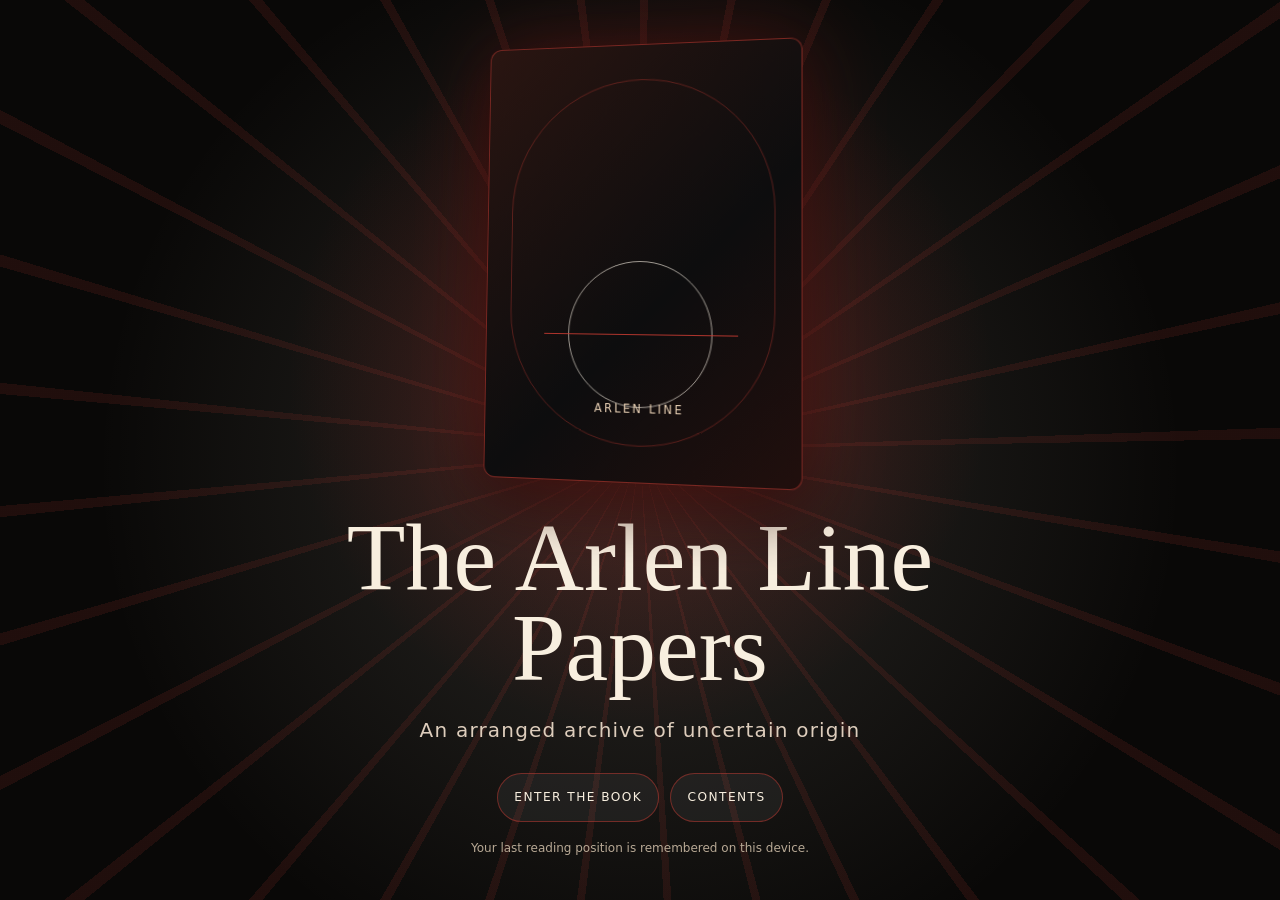
<file: index.html>
<!doctype html>
<html lang="en">
<head>
  <meta charset="utf-8">
  <meta name="viewport" content="width=device-width, initial-scale=1">
  <title>The Arlen Line Papers</title>
  <link rel="stylesheet" href="assets/css/book.css">
</head>
<body>
  <main class="cover">
    <div class="cover-inner">
      <div class="book-object"><div class="face"></div><div class="sigil"></div><div class="titlemark">Arlen Line</div></div>
      <h1>The Arlen Line Papers</h1>
      <p>An arranged archive of uncertain origin</p>
      <div class="cover-actions">
        <a class="button" href="title.html">Enter the book</a>
        <a class="button" href="contents.html">Contents</a>
        <a class="button" data-resume href="reader.html?chapter=0" style="display:none">Resume reading</a>
      </div>
      <div class="resume-note">Your last reading position is remembered on this device.</div>
    </div>
  </main>
  <script src="assets/js/book-data.js"></script>
  <script src="assets/js/reader.js"></script>
</body>
</html>
</file>
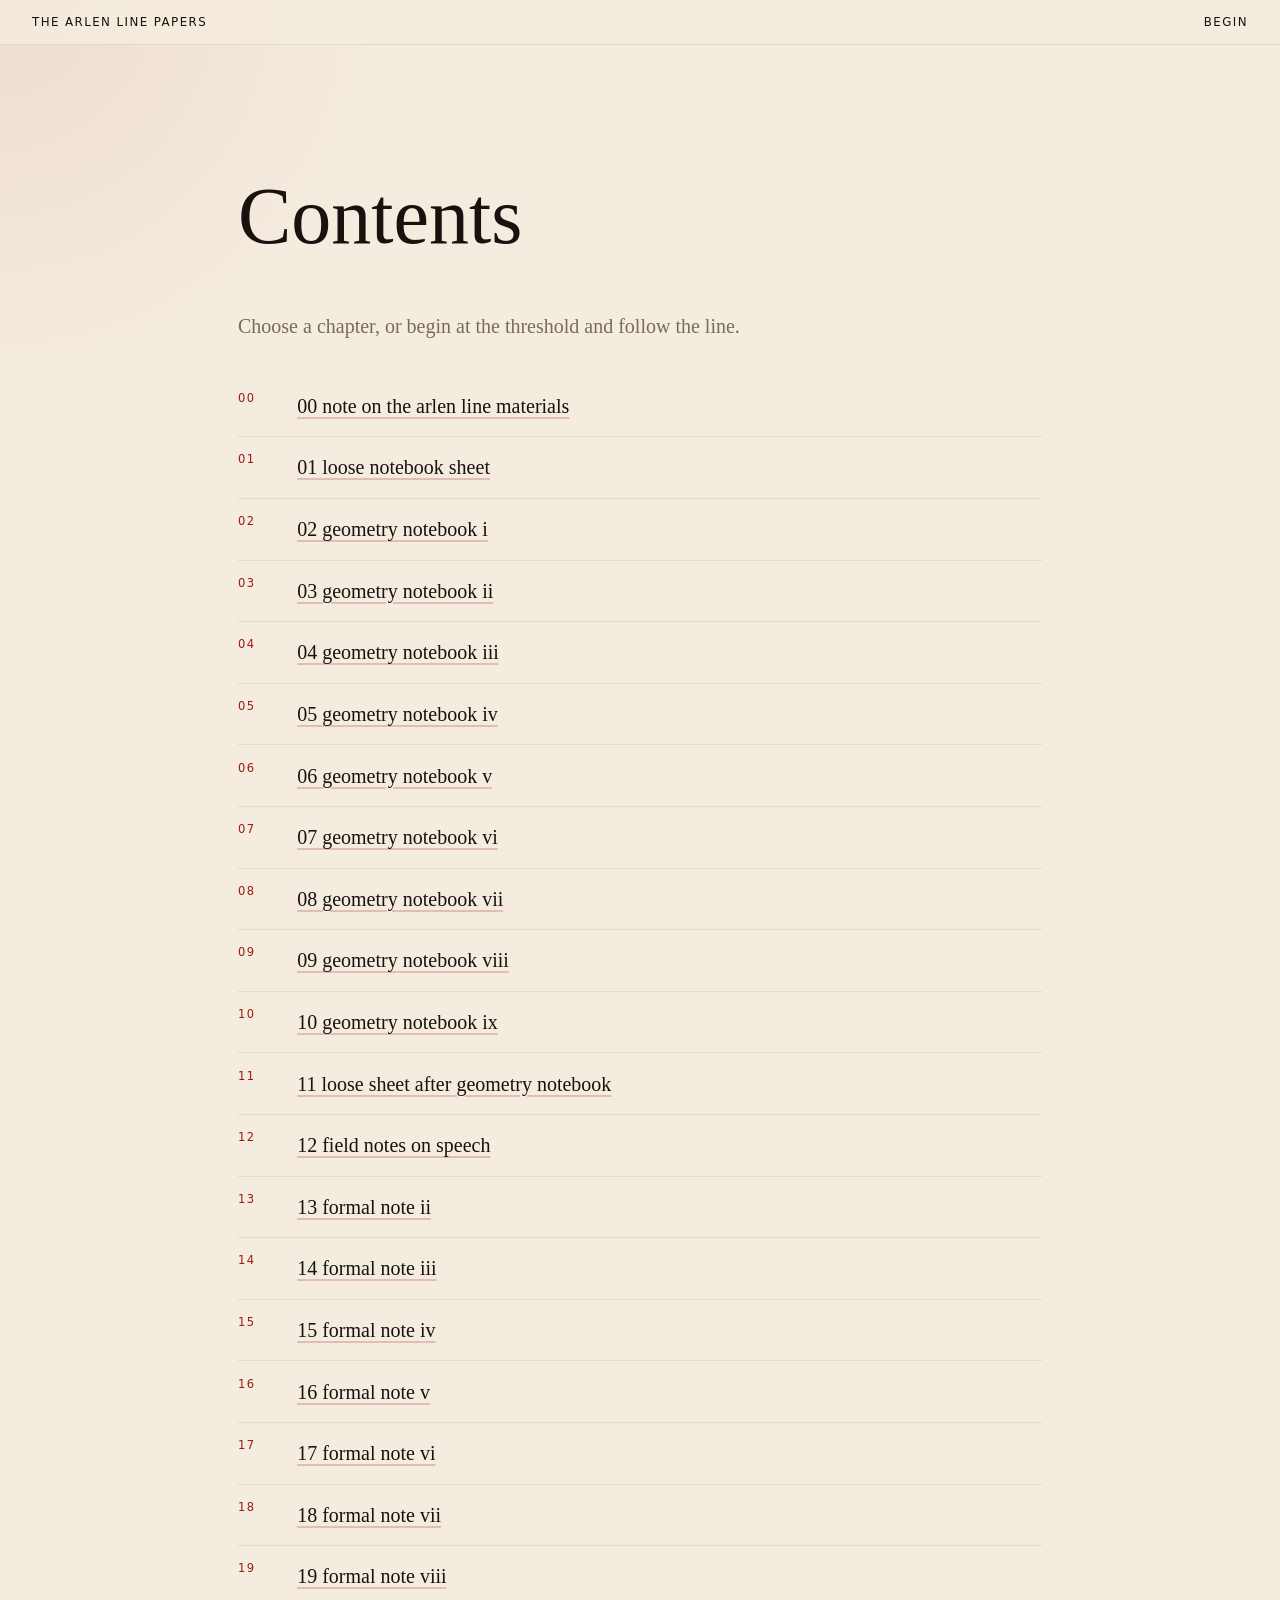
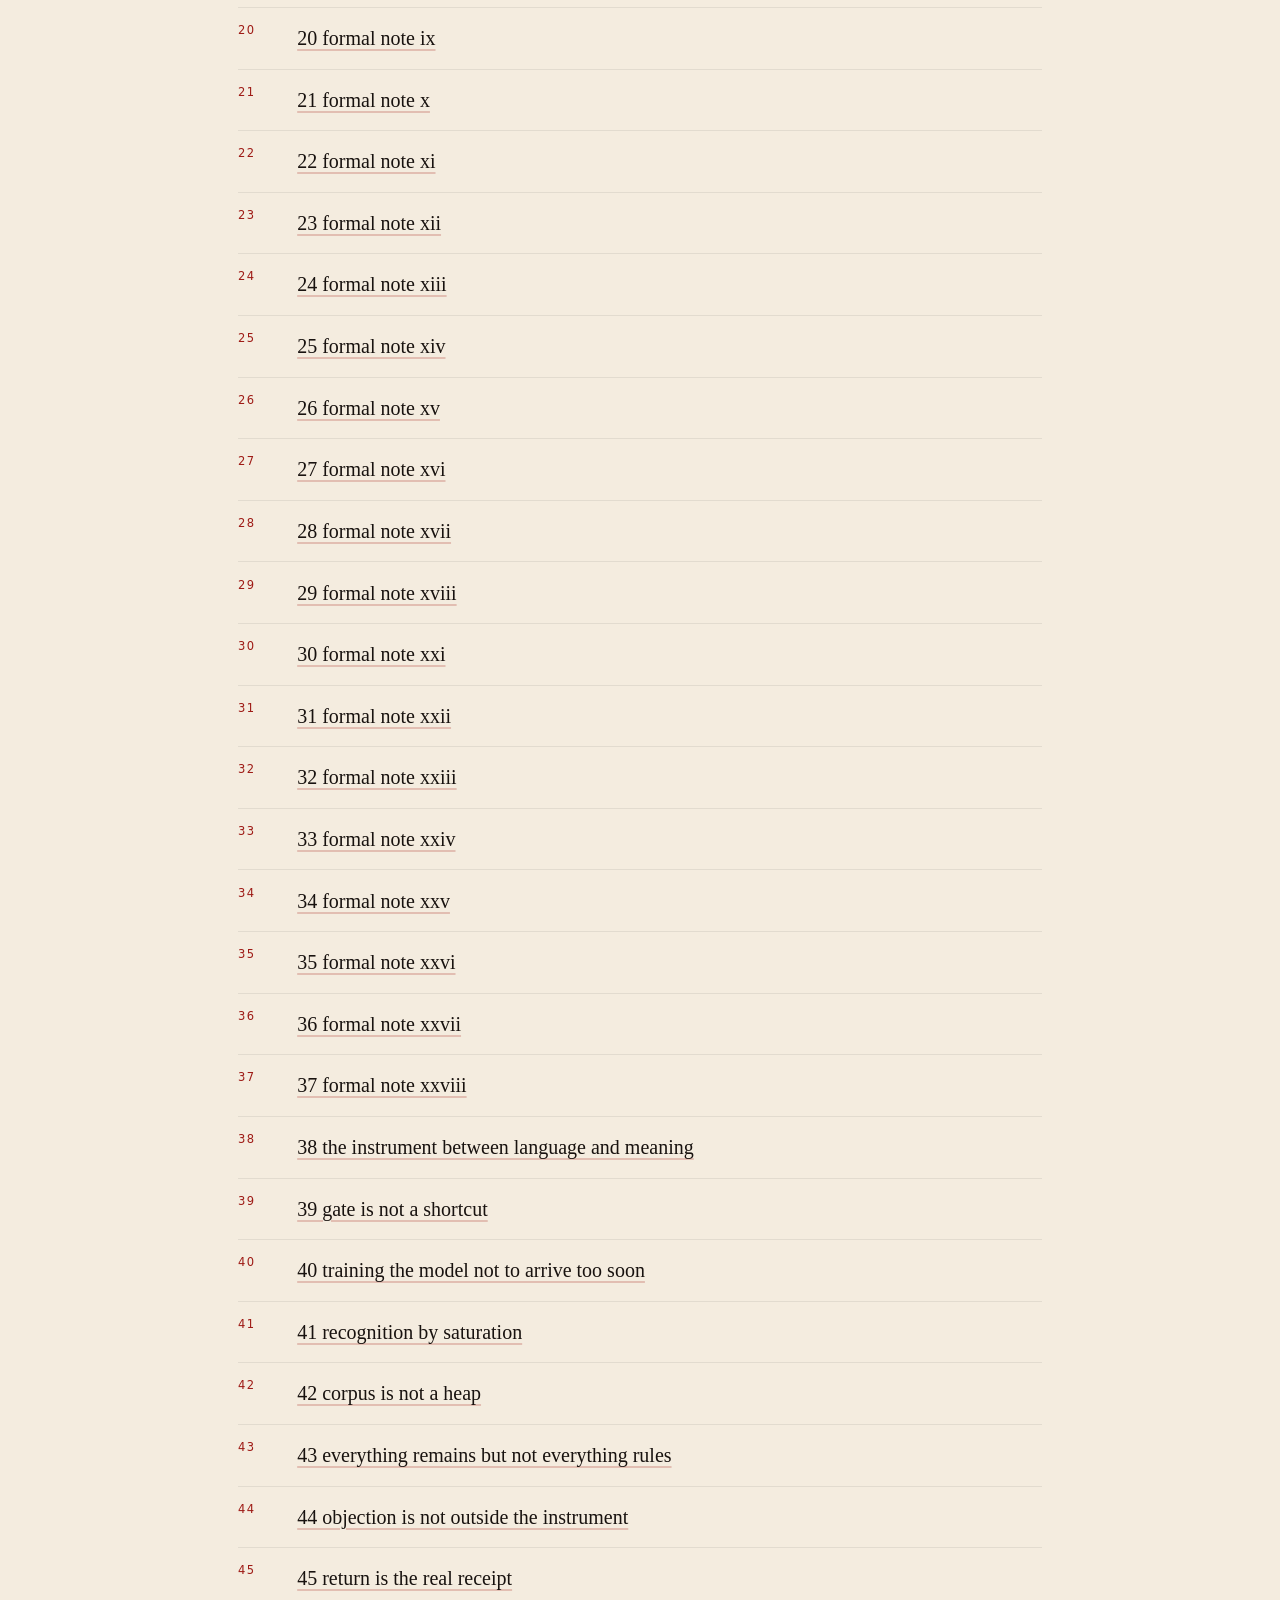
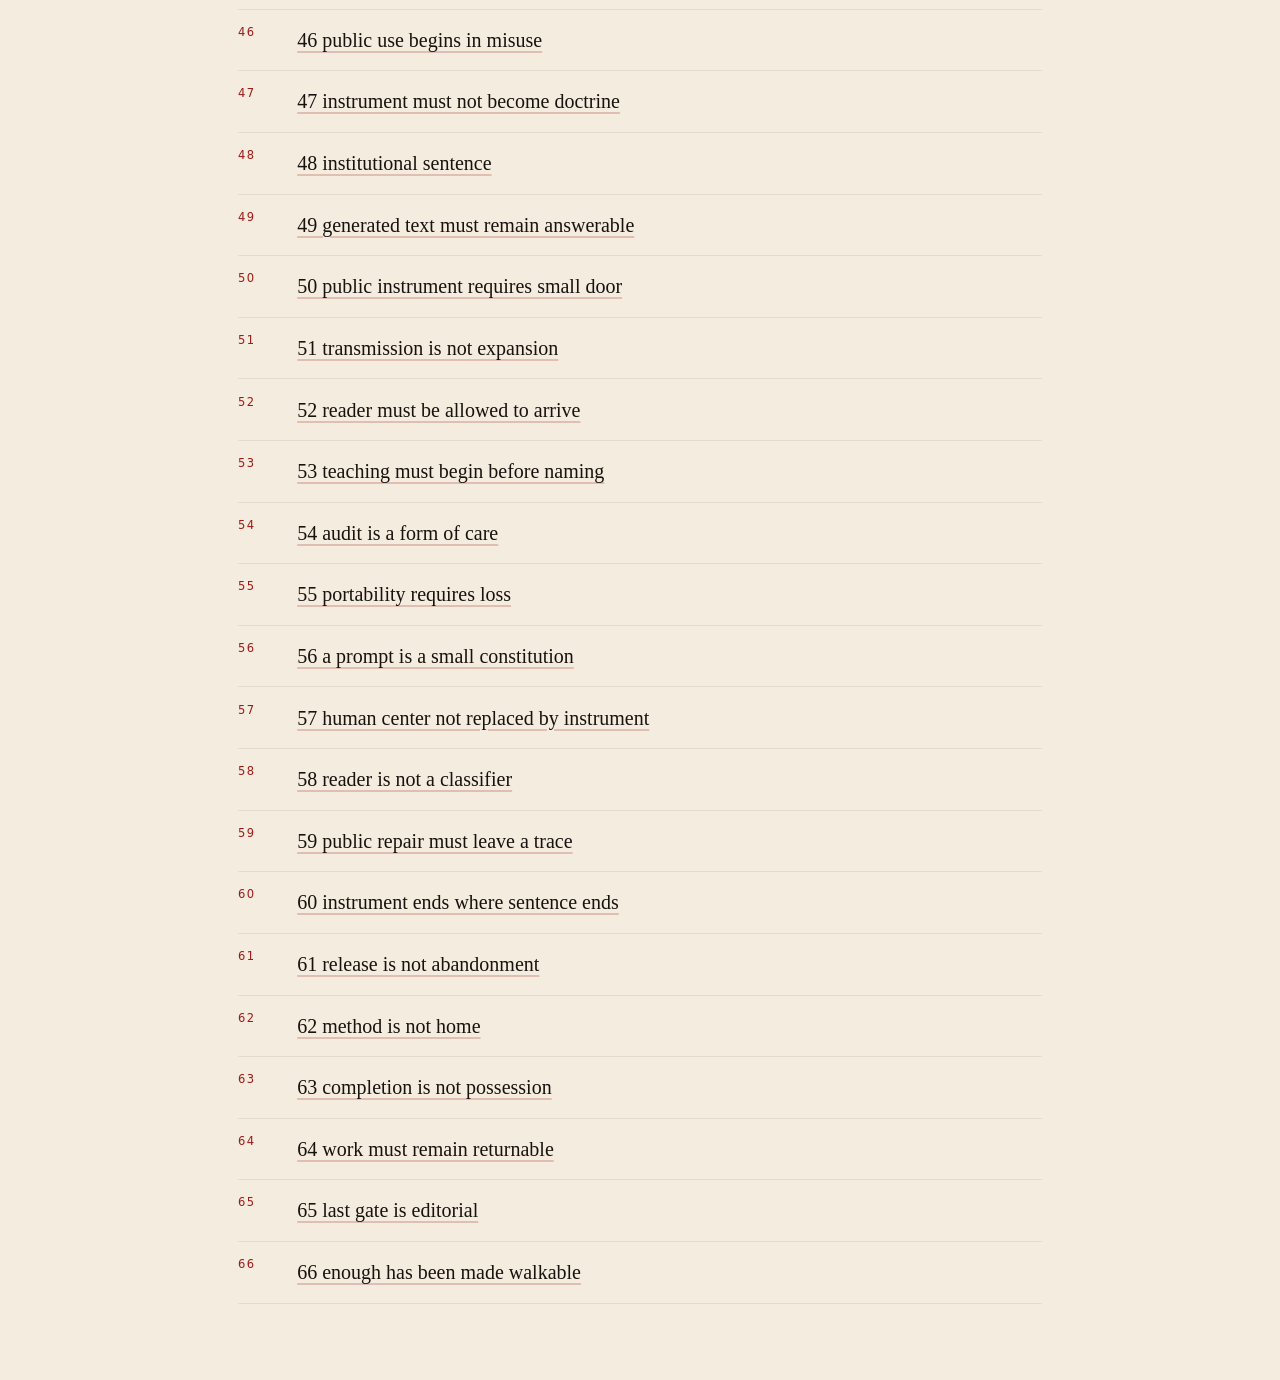
<file: contents.html>
<!doctype html><html lang="en"><head><meta charset="utf-8"><meta name="viewport" content="width=device-width, initial-scale=1"><title>Contents - The Arlen Line Papers</title><link rel="stylesheet" href="assets/css/book.css"></head><body><header class="topbar"><a href="index.html">The Arlen Line Papers</a><span><a href="reader.html?chapter=0">Begin</a></span></header><main class="toc"><h1>Contents</h1><p>Choose a chapter, or begin at the threshold and follow the line.</p><ol class="toc-list" id="chapter-list"></ol></main><script src="assets/js/book-data.js"></script><script src="assets/js/reader.js"></script><script src="assets/js/simple-reader.js"></script></body></html>
</file>
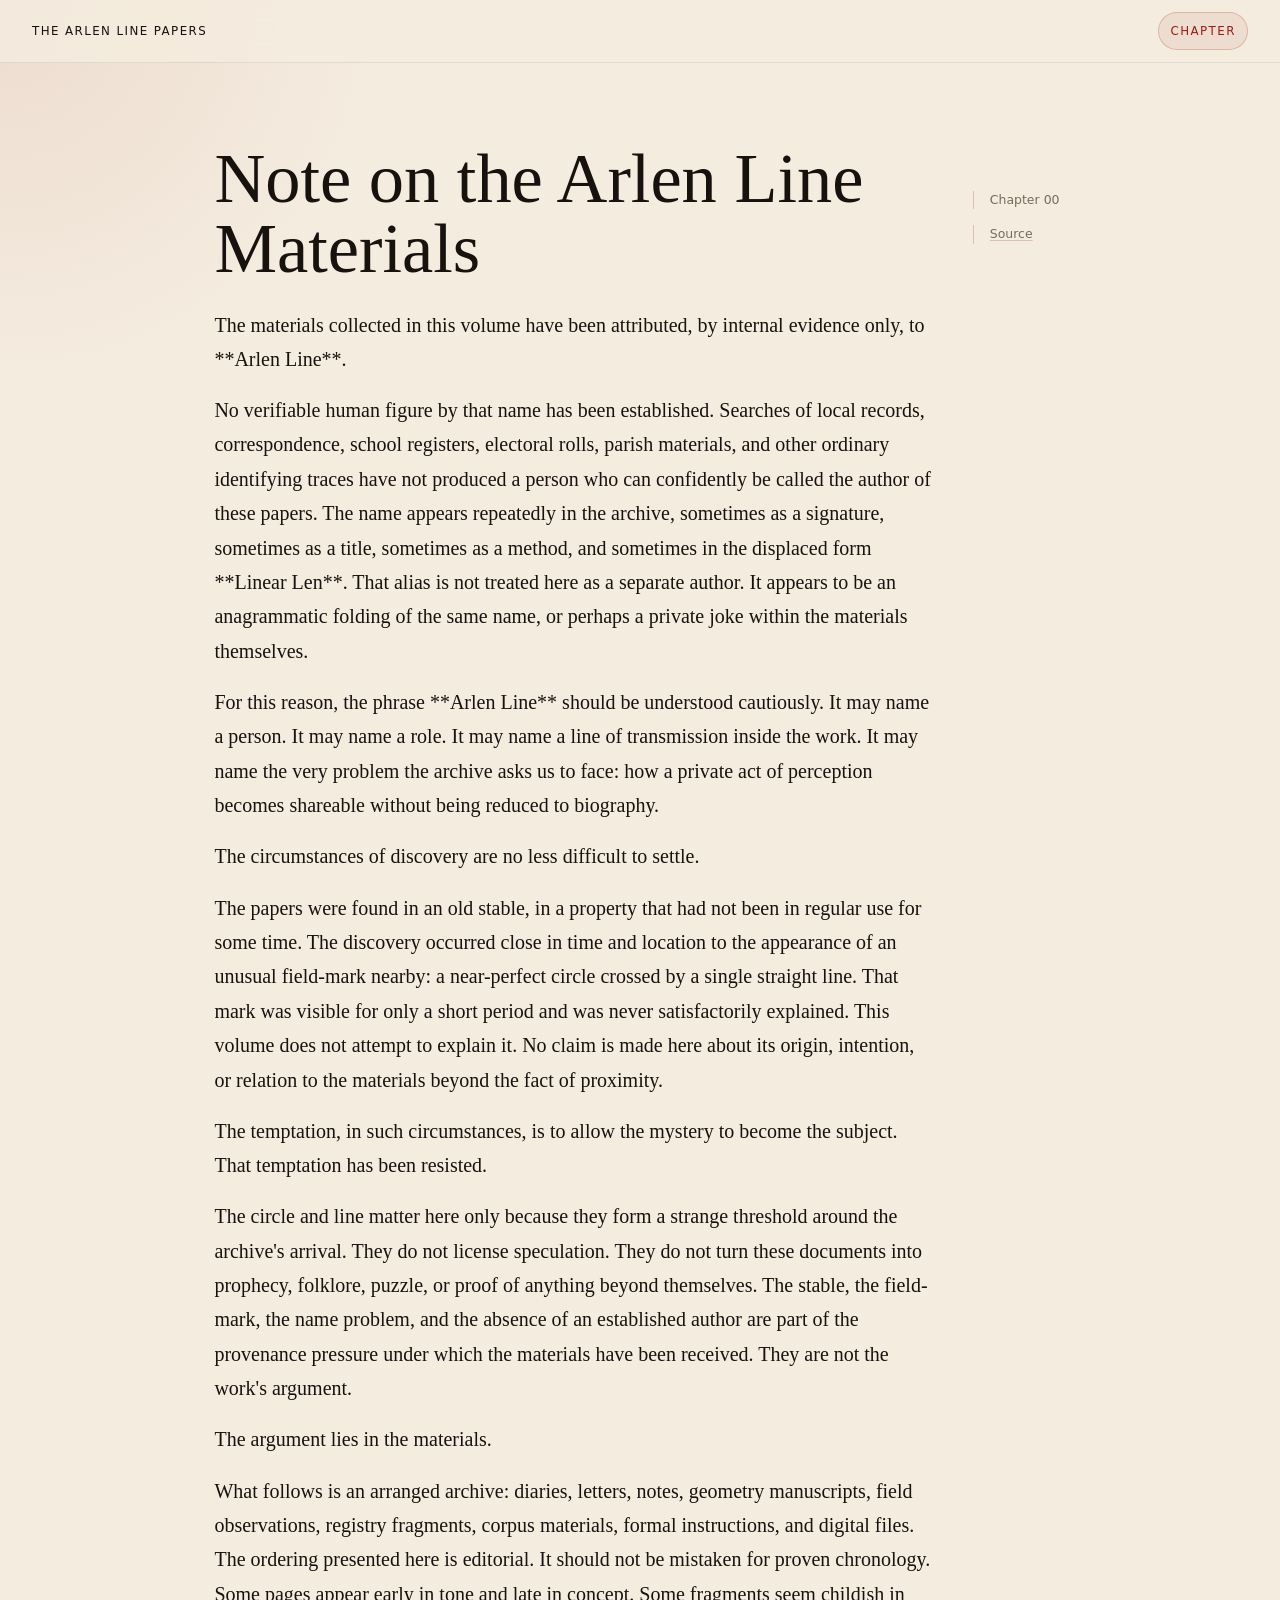
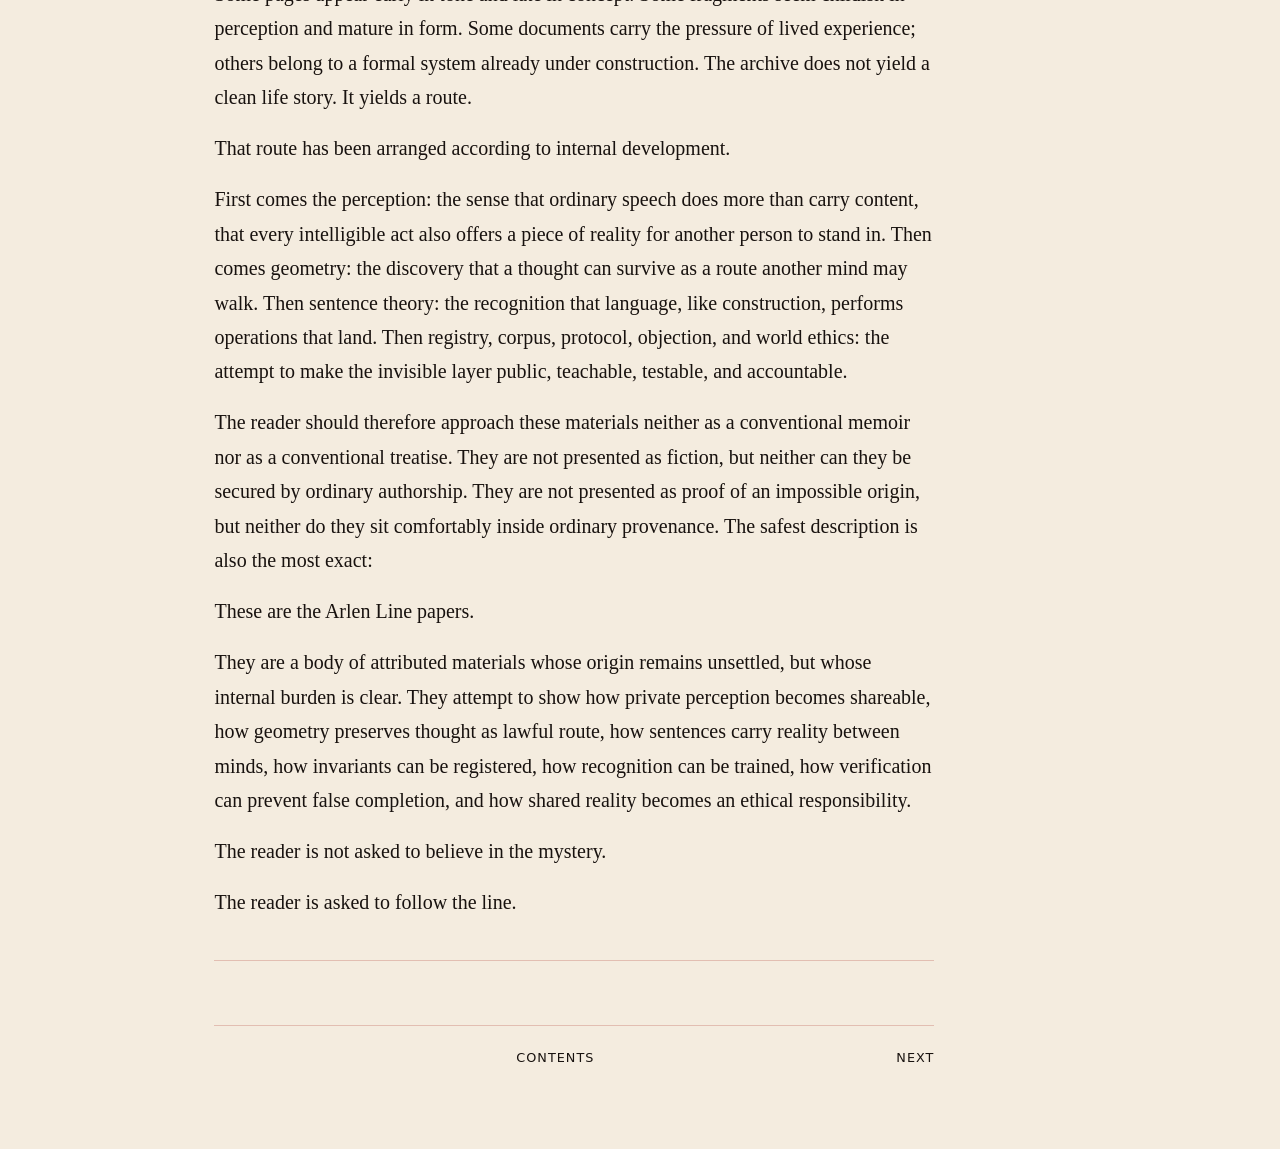
<file: reader.html>
<!doctype html><html lang="en"><head><meta charset="utf-8"><meta name="viewport" content="width=device-width, initial-scale=1"><title>The Arlen Line Papers</title><link rel="stylesheet" href="assets/css/book.css"></head><body class="reader-page"><div class="progress"></div><header class="topbar"><a href="index.html">The Arlen Line Papers</a><button class="chapter-button" id="chapter-toggle">Chapter</button></header><nav class="chapter-panel" id="chapter-panel" aria-label="Chapters"></nav><main class="reader-shell"><aside></aside><article class="reader-main" id="chapter"><p>Loading chapter...</p></article><aside class="reader-margin"><div class="box" id="reader-meta">Reading.</div><div class="box"><a id="source-link" href="#">Source</a></div></aside></main><script src="assets/js/book-data.js"></script><script src="assets/js/reader.js"></script><script src="assets/js/simple-reader.js"></script></body></html>
</file>
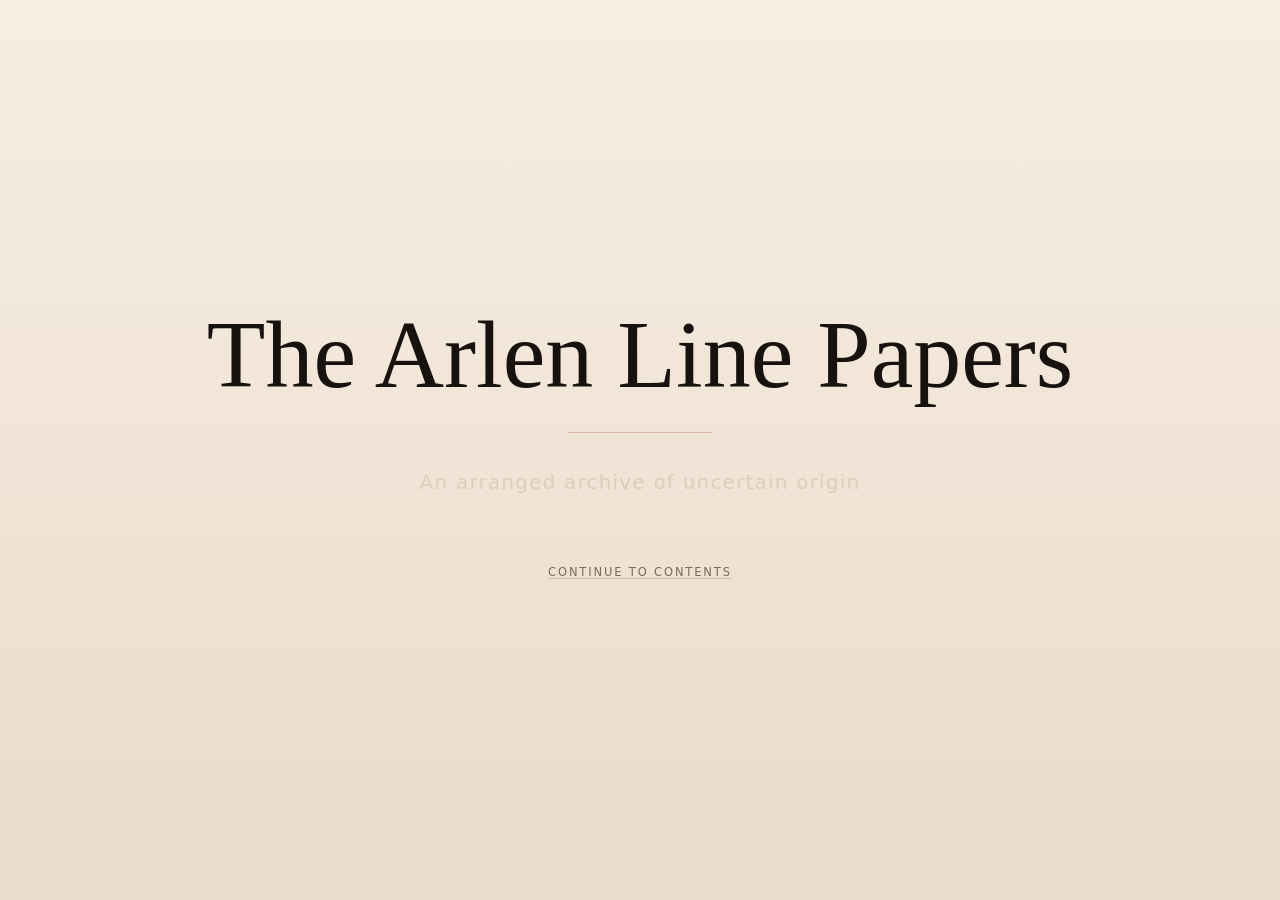
<file: title.html>
<!doctype html><html lang="en"><head><meta charset="utf-8"><meta name="viewport" content="width=device-width, initial-scale=1"><title>Title Page · The Arlen Line Papers</title><link rel="stylesheet" href="assets/css/book.css"></head><body><main class="title-page"><div><h1>The Arlen Line Papers</h1><div class="rule"></div><p>An arranged archive of uncertain origin</p><p style="font-family:var(--sans);letter-spacing:.16em;text-transform:uppercase;font-size:.72rem;color:var(--muted);margin-top:4rem"><a href="contents.html">Continue to contents</a></p></div></main><script src="assets/js/book-data.js"></script><script src="assets/js/reader.js"></script></body></html>
</file>
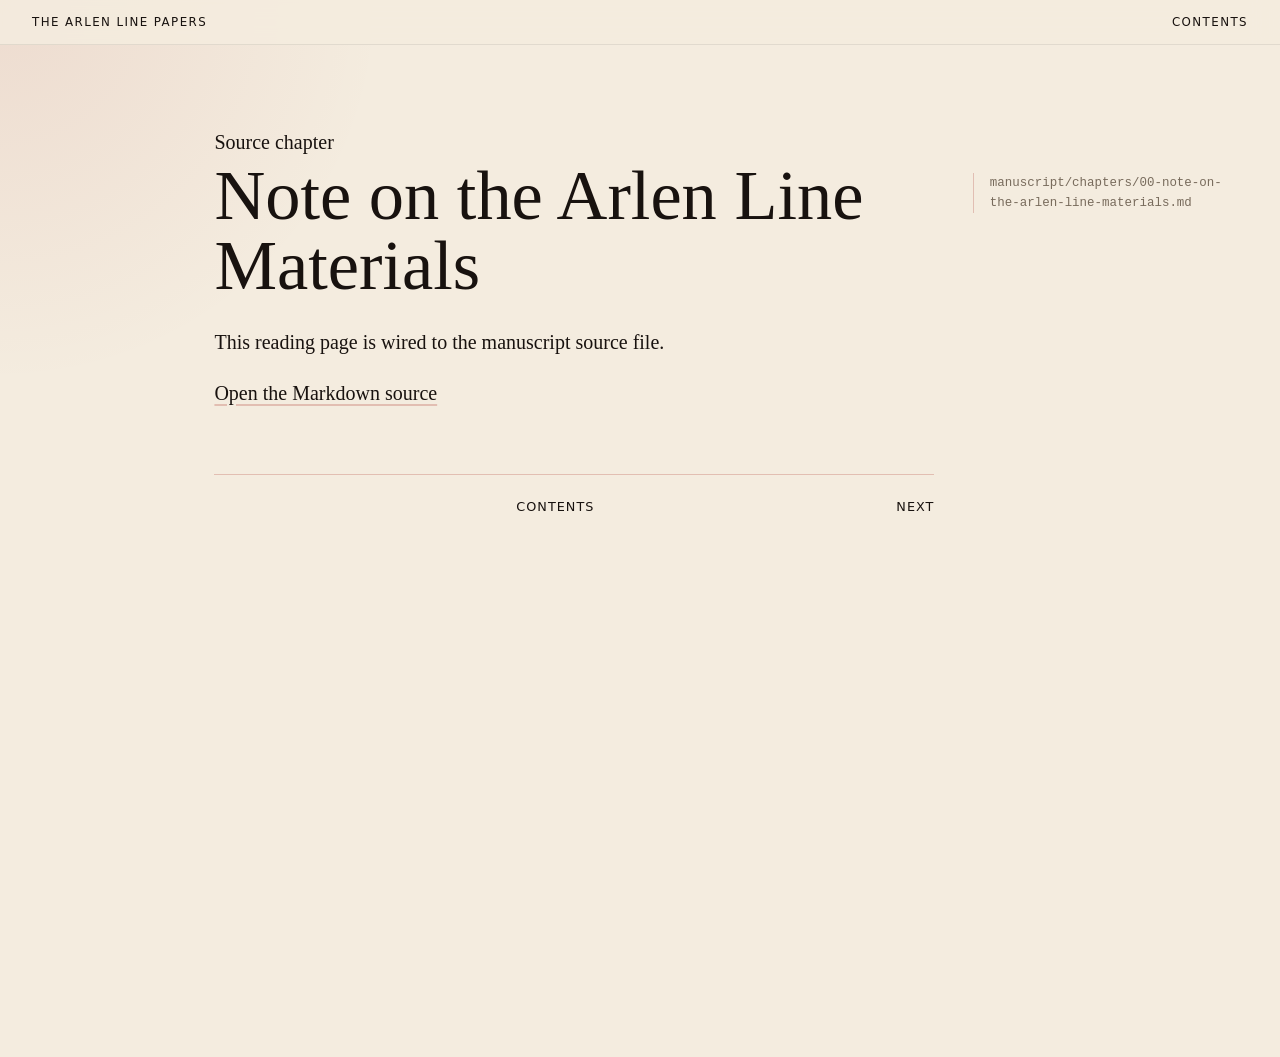
<file: chapters/00.html>
<!doctype html><html lang="en"><head><meta charset="utf-8"><meta name="viewport" content="width=device-width, initial-scale=1"><title>Chapter 00 · The Arlen Line Papers</title><link rel="stylesheet" href="../assets/css/book.css"></head><body class="reader-page" data-chapter="0"><div class="progress"></div><header class="topbar"><a href="../index.html">The Arlen Line Papers</a><span><a href="../contents.html">Contents</a></span></header><main class="reader-shell"><aside></aside><article class="reader-main"><div class="chapter-kicker">Source chapter</div><h1 class="chapter-title">Note on the Arlen Line Materials</h1><p>This reading page is wired to the manuscript source file.</p><p><a href="../manuscript/chapters/00-note-on-the-arlen-line-materials.md">Open the Markdown source</a></p><nav class="chapter-nav"><span></span><a href="../contents.html">Contents</a><a class="next" href="01.html">Next</a></nav></article><aside class="reader-margin"><div class="box"><code>manuscript/chapters/00-note-on-the-arlen-line-materials.md</code></div></aside></main><script src="../assets/js/reader.js"></script></body></html>
</file>
<file: assets/css/book.css>
:root{--ink:#18120f;--paper:#f4ecdf;--soft:#ebe0cf;--muted:#786b5c;--red:#9e1b16;--red2:#c83b32;--line:rgba(158,27,22,.22);--shadow:0 24px 70px rgba(35,18,12,.18);--serif:ui-serif,Georgia,Times New Roman,serif;--sans:ui-sans-serif,system-ui,-apple-system,Segoe UI,sans-serif;--width:72ch}*{box-sizing:border-box}html{scroll-behavior:smooth}body{margin:0;background:radial-gradient(circle at top left,rgba(158,27,22,.08),transparent 24rem),var(--paper);color:var(--ink);font-family:var(--serif);font-size:20px;line-height:1.72;text-rendering:optimizeLegibility}a{color:inherit;text-decoration-color:var(--line);text-underline-offset:.18em}.progress{position:fixed;top:0;left:0;height:3px;background:linear-gradient(90deg,var(--red),var(--red2));width:0;z-index:60}.topbar{position:sticky;top:0;z-index:50;display:flex;justify-content:space-between;align-items:center;gap:.8rem;padding:.75rem clamp(.9rem,3vw,2rem);font-family:var(--sans);font-size:.74rem;letter-spacing:.12em;text-transform:uppercase;background:rgba(244,236,223,.88);backdrop-filter:blur(14px);border-bottom:1px solid rgba(24,18,15,.08)}.topbar a,.chapter-button{text-decoration:none}.chapter-button{border:1px solid var(--line);background:rgba(158,27,22,.07);color:var(--red);border-radius:999px;padding:.48rem .7rem;font:inherit;letter-spacing:.12em;text-transform:uppercase;cursor:pointer}.cover{min-height:100svh;background:radial-gradient(circle at 50% 42%,rgba(158,27,22,.36),transparent 22rem),radial-gradient(circle at 50% 52%,rgba(245,236,218,.14),transparent 34rem),#090807;display:grid;place-items:center;color:#f8efdf;overflow:hidden;position:relative}.cover:before{content:"";position:absolute;inset:-20%;background:repeating-conic-gradient(from 0deg,rgba(200,59,50,.12) 0 1deg,transparent 1deg 11deg);animation:turn 55s linear infinite}.cover-inner{position:relative;text-align:center;padding:2rem;width:min(920px,100%)}.book-object{width:min(66vw,320px);height:min(86vw,440px);margin:0 auto 2rem;border:1px solid rgba(200,59,50,.55);border-radius:12px;background:linear-gradient(135deg,#2a1511,#0d0d0e 58%,#210f0d);box-shadow:0 0 80px rgba(158,27,22,.38),0 25px 60px rgba(0,0,0,.55);position:relative;display:grid;place-items:center;transform:perspective(900px) rotateY(-10deg) rotateX(3deg)}.book-object:after{content:"";position:absolute;inset:8%;border:1px solid rgba(200,59,50,.38);border-radius:999px}.sigil{width:46%;aspect-ratio:1;border:1px solid rgba(244,236,223,.62);border-radius:50%;position:relative}.sigil:after{content:"";position:absolute;left:-18%;right:-18%;top:50%;border-top:1px solid rgba(200,59,50,.86)}.titlemark{position:absolute;bottom:14%;font-family:var(--sans);letter-spacing:.2em;text-transform:uppercase;font-size:.72rem;color:#ead2b6}.cover h1,.title-page h1{font-size:clamp(2.7rem,9vw,6rem);line-height:.94;margin:.25rem 0;font-weight:400}.cover p,.title-page p{color:#ddcdbc;font-family:var(--sans);letter-spacing:.06em}.cover-actions{display:flex;gap:.7rem;justify-content:center;flex-wrap:wrap;margin-top:1.6rem}.button{font-family:var(--sans);font-size:.76rem;letter-spacing:.12em;text-transform:uppercase;text-decoration:none;border:1px solid rgba(200,59,50,.5);padding:.82rem 1rem;border-radius:999px;background:rgba(255,255,255,.05)}.resume-note{font-family:var(--sans);font-size:.75rem;color:#b8a995;margin-top:1rem}.title-page{min-height:100svh;display:grid;place-items:center;text-align:center;background:linear-gradient(#f6eee3,#eadbca);padding:2rem}.rule{width:9rem;height:1px;background:var(--line);margin:2rem auto}.toc{max-width:900px;margin:0 auto;padding:clamp(2rem,6vw,6rem) clamp(1rem,4vw,3rem)}.toc h1{font-size:clamp(2.5rem,8vw,5rem);font-weight:400;line-height:1}.toc>p{max-width:52ch;color:var(--muted)}.toc-list{list-style:none;margin:2rem 0 0;padding:0}.toc-list li{display:grid;grid-template-columns:3rem 1fr;gap:.7rem;border-bottom:1px solid rgba(24,18,15,.08);padding:.82rem 0}.toc-num{font-family:var(--sans);font-size:.72rem;color:var(--red);letter-spacing:.12em}.toc-title{font-size:1.08rem;text-decoration:none;text-transform:capitalize}.reader-shell{display:grid;grid-template-columns:minmax(.5rem,1fr) minmax(0,var(--width)) minmax(10rem,16rem);gap:clamp(1rem,3vw,3rem);padding:clamp(.75rem,3vw,2rem) clamp(1rem,4vw,4rem) 5rem}.reader-main{max-width:var(--width);padding-top:3rem}.reader-main h1{font-size:clamp(2.1rem,6vw,4.4rem);font-weight:400;line-height:1;margin:0 0 1.5rem}.reader-main h2{font-size:clamp(1.9rem,5vw,3.4rem);font-weight:400;line-height:1.08;margin:0 0 1rem}.reader-main h3{font-size:1.15rem;font-style:italic;font-weight:400;color:var(--muted);margin:.2rem 0 2rem}.reader-main p{margin:1.05rem 0}.reader-main hr{border:0;border-top:1px solid var(--line);margin:2.5rem 0}.reader-margin{font-family:var(--sans);font-size:.78rem;line-height:1.5;color:var(--muted);padding-top:6rem;position:sticky;top:0;height:100svh}.box{border-left:1px solid var(--line);padding-left:1rem;margin-bottom:1rem}.chapter-nav{display:flex;justify-content:space-between;gap:1rem;border-top:1px solid var(--line);margin-top:4rem;padding-top:1.3rem;font-family:var(--sans);font-size:.8rem;letter-spacing:.08em;text-transform:uppercase}.chapter-nav a{text-decoration:none}.chapter-panel{position:fixed;top:3.25rem;right:clamp(.7rem,3vw,2rem);width:min(92vw,380px);max-height:75svh;overflow:auto;background:rgba(244,236,223,.98);border:1px solid var(--line);border-radius:18px;box-shadow:var(--shadow);padding:.7rem;z-index:70;display:none}.chapter-panel.open{display:block}.chapter-panel a{display:block;text-decoration:none;padding:.7rem .8rem;border-radius:12px;font-family:var(--sans);font-size:.85rem;line-height:1.25}.chapter-panel a:hover,.chapter-panel a.current{background:rgba(158,27,22,.09);color:var(--red)}@keyframes turn{to{transform:rotate(360deg)}}@media(max-width:900px){body{font-size:18px;line-height:1.68}.reader-shell{display:block;padding:0 1rem 4rem}.reader-main{padding-top:2rem}.reader-margin{display:none}.topbar{font-size:.68rem}.toc-list li{grid-template-columns:2.5rem 1fr}.cover h1{font-size:3.2rem}.chapter-panel{left:.7rem;right:.7rem;width:auto}}@media(max-width:520px){body{font-size:17px}.cover-inner{padding:1.2rem}.book-object{width:min(72vw,260px);height:min(96vw,360px)}.cover-actions{display:grid}.button{width:100%;text-align:center}.reader-main p{margin:1rem 0}.topbar{letter-spacing:.08em}}@media print{.topbar,.progress,.reader-margin,.chapter-nav,.chapter-panel{display:none}body{background:#fff}.reader-shell{display:block}.reader-main{max-width:none;padding:0}}
</file>
